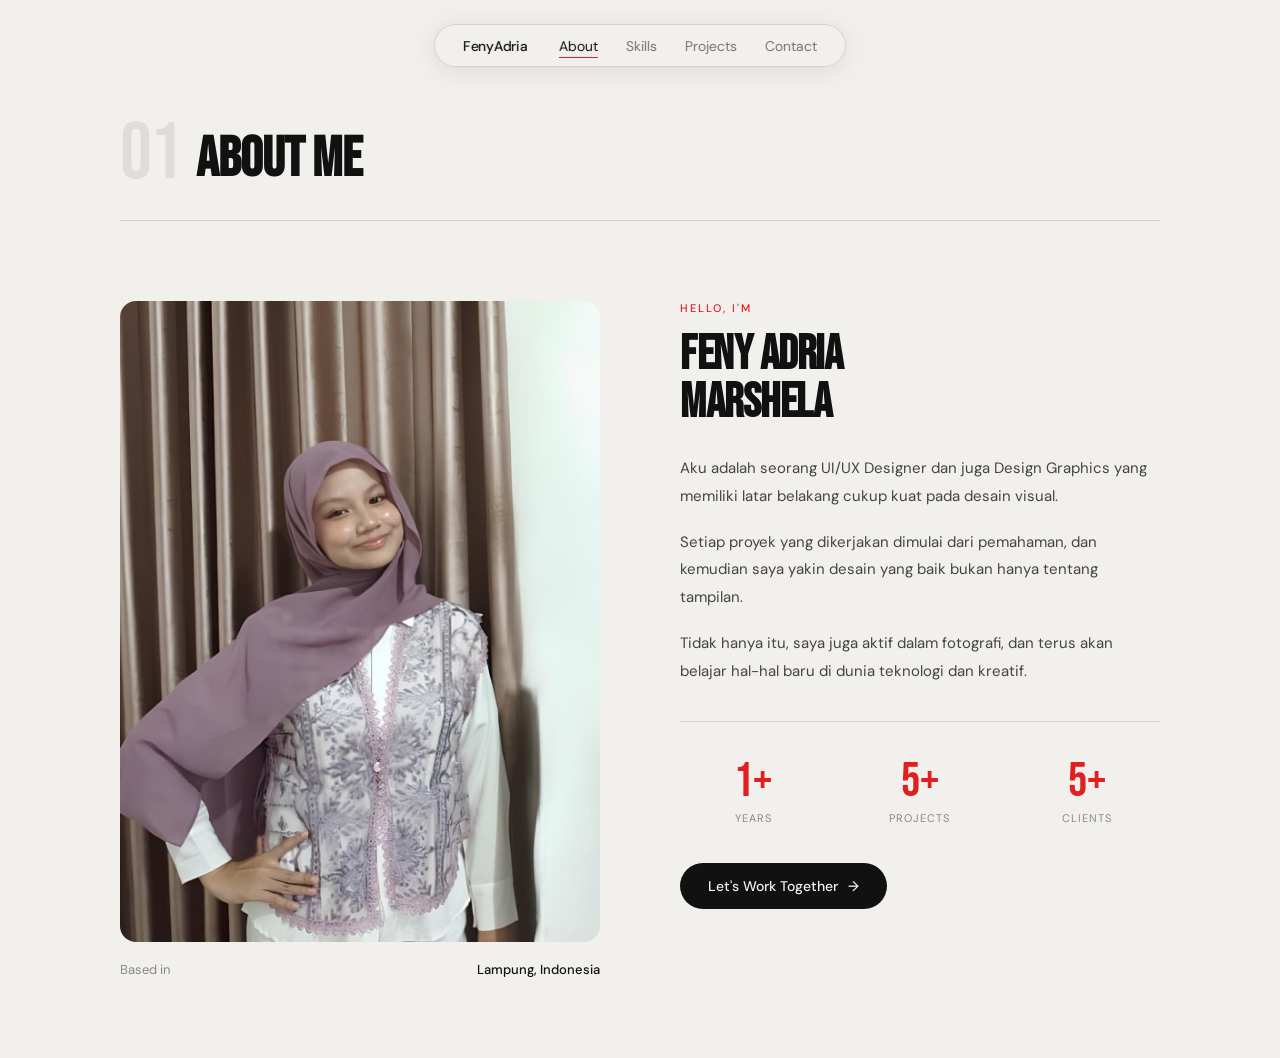
<file: about.html>
<!DOCTYPE html>
<html lang="en">
<head>
    <meta charset="UTF-8">
    <meta name="viewport" content="width=device-width, initial-scale=1.0">
    <title>About — Feny Adria</title>

    <link rel="preconnect" href="https://fonts.googleapis.com">
    <link href="https://fonts.googleapis.com/css2?family=Bebas+Neue&family=DM+Sans:wght@300;400;500&display=swap" rel="stylesheet">
    <link rel="stylesheet" href="style.css">
</head>
<body>

    <nav class="navbar">
        <a href="index.html" class="nav-logo">FenyAdria</a>
        <ul class="nav-links">
            <li><a href="about.html">About</a></li>
            <li><a href="skill.html">Skills</a></li>
            <li><a href="projects.html">Projects</a></li>
            <li><a href="contact.html">Contact</a></li>
        </ul>
    </nav>

    <div class="page">
        <div class="page-header fade-in">
            <span class="section-num">01</span>
            <h1 class="page-title">About Me</h1>
        </div>

        <div class="about-grid">
            <div class="about-photo fade-in d1">
                <div class="photo-frame">
                    <img src="me.jpeg" alt="">
                </div>
                <div class="photo-caption">
                    <span>Based in</span>
                    <strong>Lampung, Indonesia</strong>
                </div>
            </div>

            <div class="fade-in d2">
                <p class="section-label" style="margin-bottom: 16px;">Hello, I'm</p>
                <h2 class="about-headline">Feny Adria <br> Marshela</h2>
                <div class="about-body">
                    <p>Aku adalah seorang UI/UX Designer dan juga Design Graphics yang memiliki latar belakang cukup kuat pada desain visual.</p>
                    <p>Setiap proyek yang dikerjakan dimulai dari pemahaman, dan kemudian saya yakin desain yang baik bukan hanya tentang tampilan.</p>
                    <p>Tidak hanya itu, saya juga aktif dalam fotografi, dan terus akan belajar hal-hal baru di dunia teknologi dan kreatif.</p>
                </div>
                <div class="divider"></div>
                <div class="stats-row">
                    <div class="stat"><span class="stat-num">1+</span><span class="stat-label">Years</span></div>
                    <div class="stat"><span class="stat-num">5+</span><span class="stat-label">Projects</span></div>
                    <div class="stat"><span class="stat-num">5+</span><span class="stat-label">Clients</span></div>
                </div>
                <a href="contact.html" class="about-cta">Let's Work Together <span>→</span></a>
            </div>
        </div>
    </div>

<script src="script.js"></script>
    
</body>
</html>
</file>
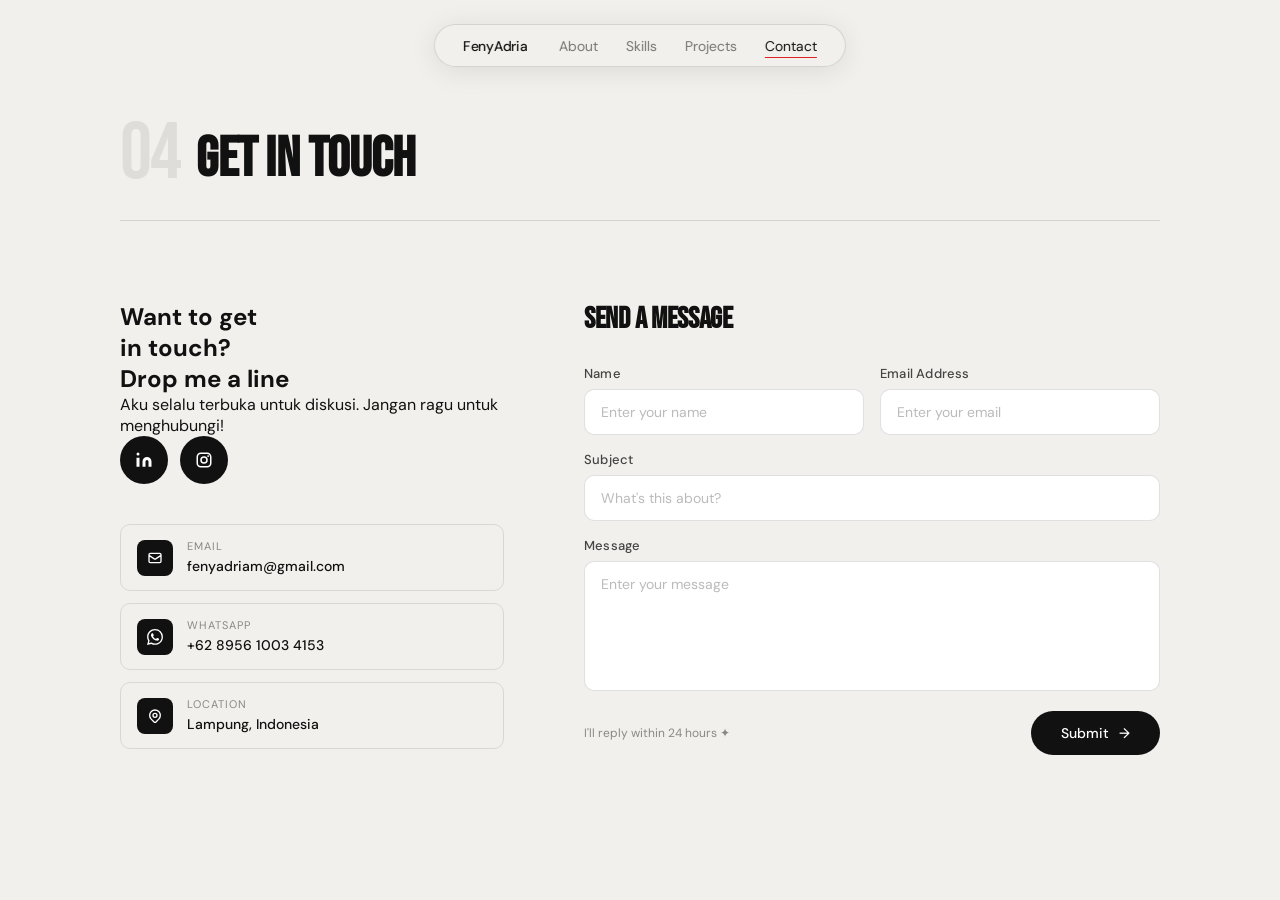
<file: contact.html>
<!DOCTYPE html>
<html lang="en">
<head>
    <meta charset="UTF-8">
    <meta name="viewport" content="width=device-width, initial-scale=1.0">
    <title>Contact — Feny Adria</title>

    <link rel="preconnect" href="https://fonts.googleapis.com">
    <link href="https://fonts.googleapis.com/css2?family=Bebas+Neue&family=DM+Sans:wght@300;400;500&display=swap" rel="stylesheet">
    <link rel="stylesheet" href="style.css">
</head>
<body>

    <nav class="navbar">
        <a href="index.html" class="nav-logo">FenyAdria</a>
        <ul class="nav-links">
            <li><a href="about.html">About</a></li>
            <li><a href="skill.html">Skills</a></li>
            <li><a href="projects.html">Projects</a></li>
            <li><a href="contact.html">Contact</a></li>
        </ul>
    </nav>

    <div class="page">
        <div class="page-header fade-in">
            <span class="section-num">04</span>
            <h1 class="page-title">Get In Touch</h1>
        </div>

        <div class="contact-layout">
            <div class="fade-in d1">
                <h2>Want to get<br>in touch?<br>Drop me a line</h2>
                <p>Aku selalu terbuka untuk diskusi. Jangan ragu untuk menghubungi!</p>

                <div class="social-row">
                    <a href="https://www.linkedin.com/in/feny-adria-marshela-a2a95231a/" class="social-btn" title="LinkedIn">
                        <svg fill="currentColor" viewBox="0 0 24 24"><path d="M16 8a6 6 0 0 1 6 6v7h-4v-7a2 2 0 0 0-2-2 2 2 0 0 0-2 2v7h-4v-7a6 6 0 0 1 6-6zM2 9h4v12H2z"/><circle cx="4" cy="4" r="2"/></svg>
                    </a>
                    <a href="https://www.instagram.com/fenyadria" class="social-btn" title="Instagram">
                        <svg fill="currentColor" viewBox="0 0 24 24"><path d="M7.75 2C4.57 2 2 4.57 2 7.75v8.5C2 19.43 4.57 22 7.75 22h8.5C19.43 22 22 19.43 22 16.25v-8.5C22 4.57 19.43 2 16.25 2h-8.5zm0 2h8.5C18.43 4 20 5.57 20 7.75v8.5C20 18.43 18.43 20 16.25 20h-8.5C5.57 20 4 18.43 4 16.25v-8.5C4 5.57 5.57 4 7.75 4zm9.75 1.5a1.25 1.25 0 110 2.5 1.25 1.25 0 010-2.5zM12 7a5 5 0 100 10 5 5 0 000-10zm0 2a3 3 0 110 6 3 3 0 010-6z"/></svg>
                    </a>
                </div>

                <div class="contact-info">
                    <a href="mailto:fenyadriam@gmail.com" class="info-item">
                        <div class="info-icon"><svg fill="none" stroke="currentColor" stroke-width="2" viewBox="0 0 24 24"><path d="M3 8l7.89 5.26a2 2 0 002.22 0L21 8M5 19h14a2 2 0 002-2V7a2 2 0 00-2-2H5a2 2 0 00-2 2v10a2 2 0 002 2z"/></svg></div>
                        <div><span class="info-label">Email</span><span class="info-value">fenyadriam@gmail.com</span></div>
                    </a>
                    <a href="https://wa.me/62895610034153" class="info-item">
                        <div class="info-icon"><svg fill="currentColor" viewBox="0 0 24 24"><path d="M17.472 14.382c-.297-.149-1.758-.867-2.03-.967-.273-.099-.471-.148-.67.15-.197.297-.767.966-.94 1.164-.173.199-.347.223-.644.075-.297-.15-1.255-.463-2.39-1.475-.883-.788-1.48-1.761-1.653-2.059-.173-.297-.018-.458.13-.606.134-.133.298-.347.446-.52.149-.174.198-.298.298-.497.099-.198.05-.371-.025-.52-.075-.149-.669-1.612-.916-2.207-.242-.579-.487-.5-.669-.51-.173-.008-.371-.01-.57-.01-.198 0-.52.074-.792.372-.272.297-1.04 1.016-1.04 2.479 0 1.462 1.065 2.875 1.213 3.074.149.198 2.096 3.2 5.077 4.487.709.306 1.262.489 1.694.625.712.227 1.36.195 1.871.118.571-.085 1.758-.719 2.006-1.413.248-.694.248-1.289.173-1.413-.074-.124-.272-.198-.57-.347m-5.421 7.403h-.004a9.87 9.87 0 01-5.031-1.378l-.361-.214-3.741.982.998-3.648-.235-.374a9.86 9.86 0 01-1.51-5.26c.001-5.45 4.436-9.884 9.888-9.884 2.64 0 5.122 1.03 6.988 2.898a9.825 9.825 0 012.893 6.994c-.003 5.45-4.437 9.884-9.885 9.884m8.413-18.297A11.815 11.815 0 0012.05 0C5.495 0 .16 5.335.157 11.892c0 2.096.547 4.142 1.588 5.945L.057 24l6.305-1.654a11.882 11.882 0 005.683 1.448h.005c6.554 0 11.89-5.335 11.893-11.893a11.821 11.821 0 00-3.48-8.413z"/></svg></div>
                        <div><span class="info-label">WhatsApp</span><span class="info-value">+62 8956 1003 4153</span></div>
                    </a>
                    <div class="info-item" style="cursor:default;">
                        <div class="info-icon"><svg fill="none" stroke="currentColor" stroke-width="2" viewBox="0 0 24 24"><path d="M17.657 16.657L13.414 20.9a1.998 1.998 0 01-2.827 0l-4.244-4.243a8 8 0 1111.314 0z"/><path d="M15 11a3 3 0 11-6 0 3 3 0 016 0z"/></svg></div>
                        <div><span class="info-label">Location</span><span class="info-value">Lampung, Indonesia</span></div>
                    </div>
                </div>
            </div>

            <div class="fade-in d2">
                <h3 class="form-headline">Send a Message</h3>
                <div id="contactForm">
                    <div class="form-row">
                        <div class="field">
                            <label for="name">Name</label>
                            <input type="text" id="name" placeholder="Enter your name">
                            <span class="field-error"></span>
                        </div>
                        <div class="field">
                            <label for="email">Email Address</label>
                            <input type="email" id="email" placeholder="Enter your email">
                            <span class="field-error"></span>
                        </div>
                    </div>
                    <div class="field full">
                        <label for="subject">Subject</label>
                        <input type="text" id="subject" placeholder="What's this about?">
                    </div>
                    <div class="field full">
                        <label for="message">Message</label>
                        <textarea id="message" placeholder="Enter your message"></textarea>
                        <span class="field-error"></span>
                    </div>
                    <div class="submit-row">
                        <span class="submit-note">I'll reply within 24 hours ✦</span>
                        <button class="submit-btn">Submit <span>→</span></button>
                    </div>
                </div>

                <div class="success-msg" id="successMsg">
                    <div class="success-check">✓</div>
                    <h3>Message Sent!</h3>
                    <p>Terima kasih! Aku akan membalas pesanmu dalam 24 jam.</p>
                </div>
            </div>
        </div>
    </div>

    <script src="script.js"></script>
    
</body>
</html>
</file>
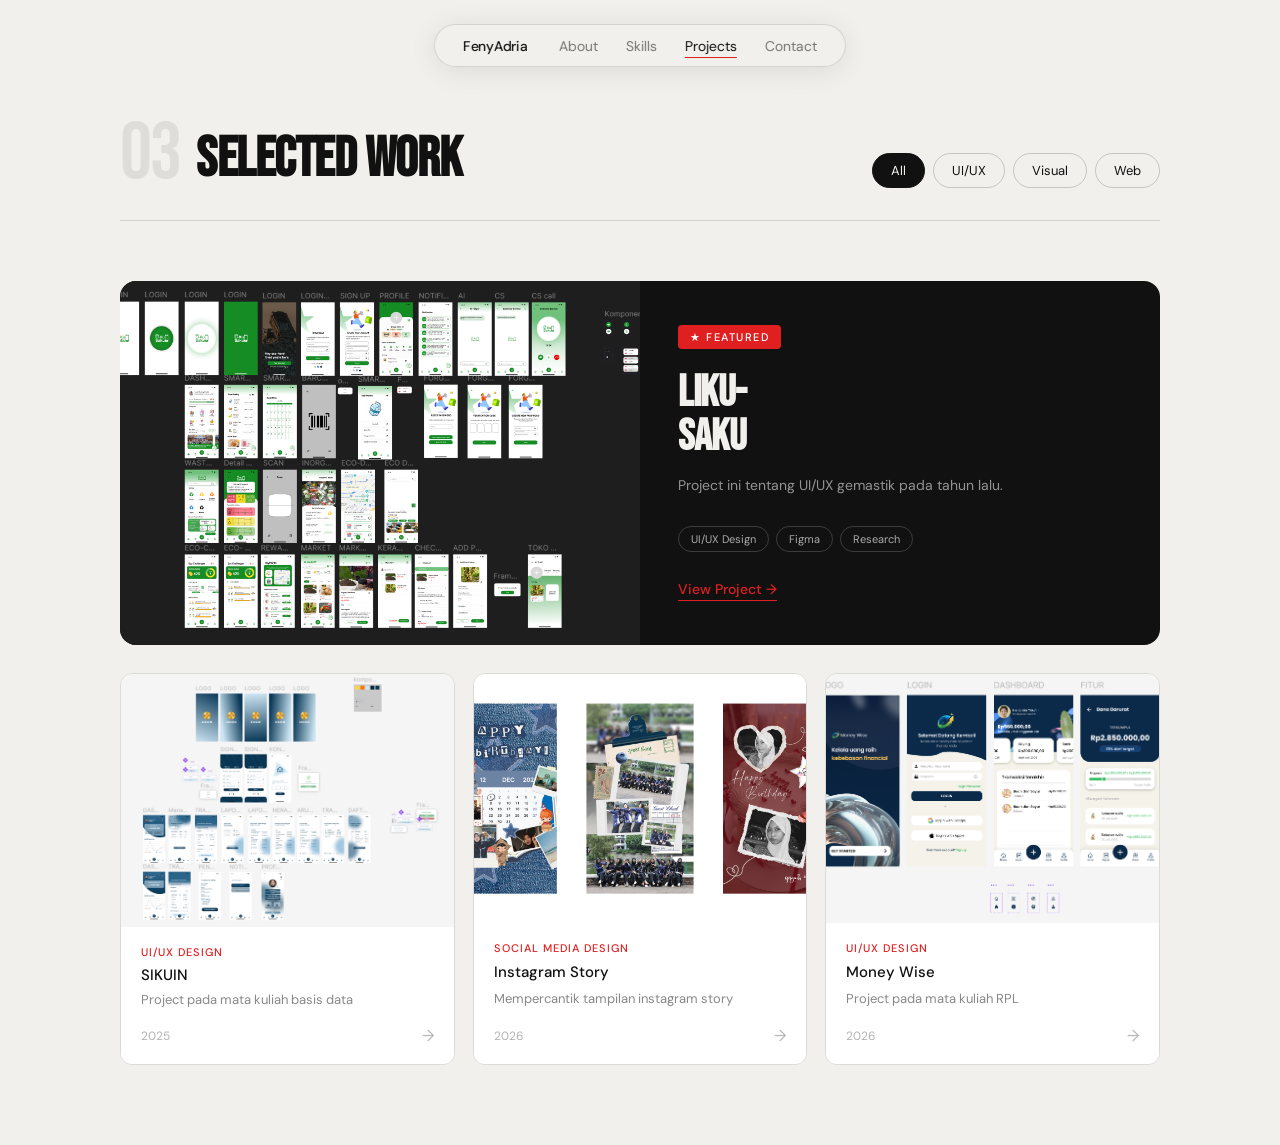
<file: projects.html>
<!DOCTYPE html>
<html lang="en">
<head>
    <meta charset="UTF-8">
    <meta name="viewport" content="width=device-width, initial-scale=1.0">
    <title>Projects — Feny Adria</title>

    <link rel="preconnect" href="https://fonts.googleapis.com">
    <link href="https://fonts.googleapis.com/css2?family=Bebas+Neue&family=DM+Sans:wght@300;400;500&display=swap" rel="stylesheet">
    <link rel="stylesheet" href="style.css">
</head>
<body>

    <nav class="navbar">
        <a href="index.html" class="nav-logo">FenyAdria</a>
        <ul class="nav-links">
            <li><a href="about.html">About</a></li>
            <li><a href="skill.html">Skills</a></li>
            <li><a href="projects.html">Projects</a></li>
            <li><a href="contact.html">Contact</a></li>
        </ul>
    </nav>

    <div class="page">
        <div class="project-header-row fade-in">
            <div style="display:flex;align-items:flex-end;gap:16px;">
                <span class="section-num">03</span>
                <h1 class="page-title">Selected Work</h1>
            </div>
            <div class="filter-tabs">
                <button class="tab-btn active" data-filter="all">All</button>
                <button class="tab-btn" data-filter="uiux">UI/UX</button>
                <button class="tab-btn" data-filter="visual">Visual</button>
                <button class="tab-btn" data-filter="web">Web</button>
            </div>
        </div>

        <a href="https://www.figma.com/design/2ofLjN9M88RZ1jJ8VfKSFA/Aplikasi-Kompos-Vortex?node-id=20-2&t=WJLX1kkHXgneDr19-1" class="featured-project project-item fade-in d1" data-cat="uiux">
            <div class="featured-img">
                <img src="project1.png" alt="">
            </div>
            <div class="featured-content">
                <div>
                    <span class="featured-badge">★ Featured</span>
                    <h2 class="featured-title">Liku-<br>Saku</h2>
                    <p class="featured-desc">Project ini tentang UI/UX gemastik pada tahun lalu.</p>
                    <div class="featured-tags">
                        <span class="ftag">UI/UX Design</span>
                        <span class="ftag">Figma</span>
                        <span class="ftag">Research</span>
                    </div>
                </div>
                <span class="view-link">View Project →</span>
            </div>
        </a>

        <div class="projects-grid fade-in d2">
            <a href="https://www.figma.com/design/SEgzco5FtGc76CU6OnDQhn/SIKUIN?node-id=0-1&t=egU3H001z51eacft-1" class="project-card project-item" data-cat="uiux">
                <div class="card-img">
                    <img src="project2.png" alt="">
                </div>
                <div class="card-body">
                    <p class="card-cat">UI/UX Design</p>
                    <p class="card-title">SIKUIN</p>
                    <p class="card-desc">Project pada mata kuliah basis data</p>
                    <div class="card-footer"><span class="card-year">2025</span><span class="card-arrow">→</span></div>
                </div>
            </a>
            <a href="#" class="project-card project-item" data-cat="visual">
                <div class="card-img">
                    <img src="project3.png" alt="">
                </div>
                <div class="card-body">
                    <p class="card-cat">Social Media Design</p>
                    <p class="card-title">Instagram Story</p>
                    <p class="card-desc">Mempercantik tampilan instagram story</p>
                    <div class="card-footer"><span class="card-year">2026</span><span class="card-arrow">→</span></div>
                </div>
            </a>
            <a href="#" class="project-card project-item" data-cat="uiux">
                <div class="card-img">
                    <img src="project4.png" alt="">
                </div>
                <div class="card-body">
                    <p class="card-cat">UI/UX Design</p>
                    <p class="card-title">Money Wise</p>
                    <p class="card-desc">Project pada mata kuliah RPL</p>
                    <div class="card-footer"><span class="card-year">2026</span><span class="card-arrow">→</span></div>
                </div>
            </a>
        </div>
    </div>

    <script src="script.js"></script>
    
</body>
</html>
</file>
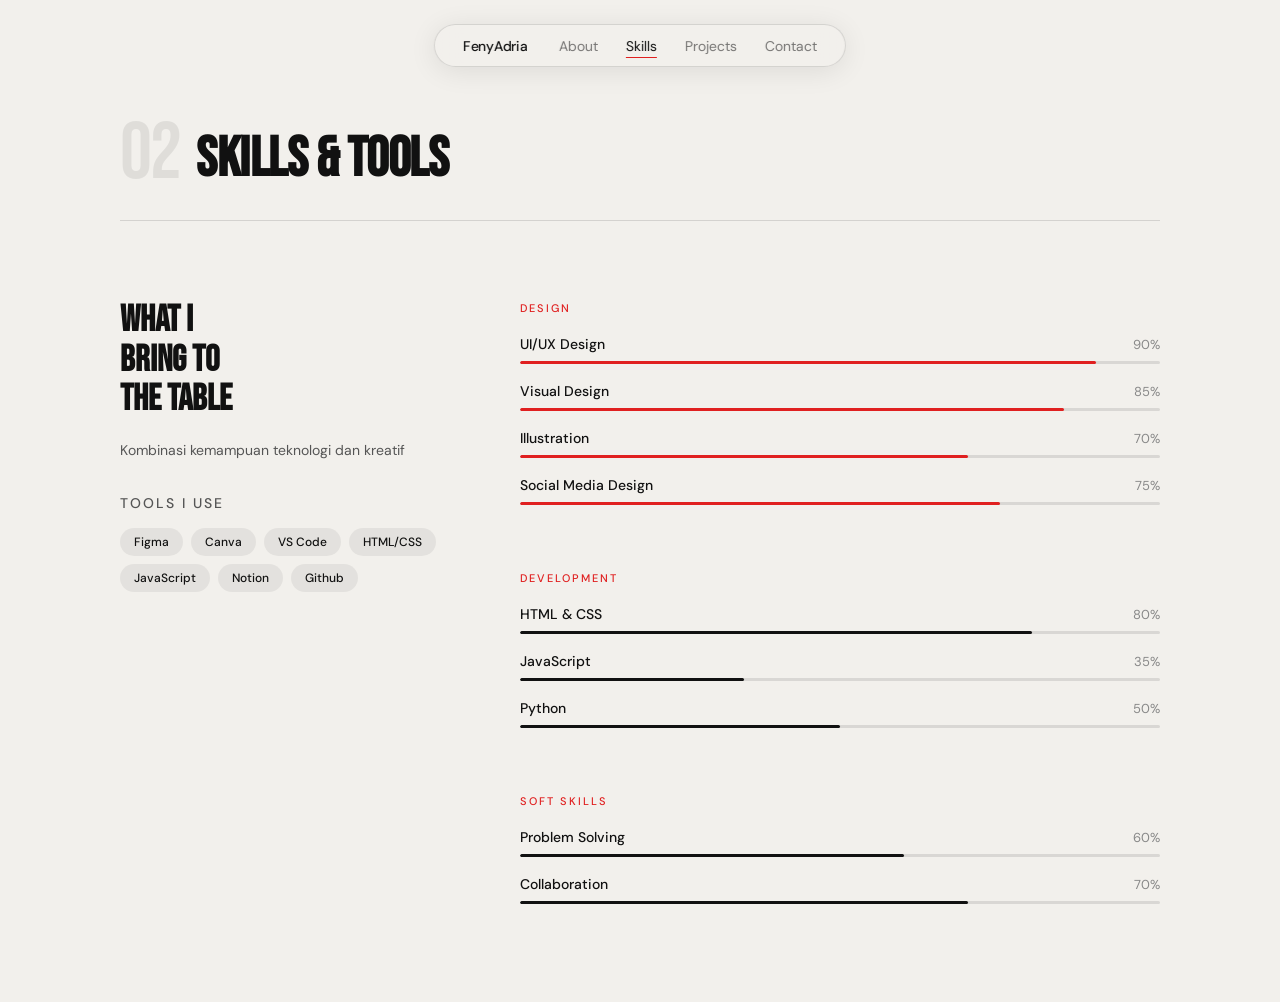
<file: skill.html>
<!DOCTYPE html>
<html lang="en">
<head>
    <meta charset="UTF-8">
    <meta name="viewport" content="width=device-width, initial-scale=1.0">
    <title>Skills — Feny Adria</title>

    <link rel="preconnect" href="https://fonts.googleapis.com">
    <link href="https://fonts.googleapis.com/css2?family=Bebas+Neue&family=DM+Sans:wght@300;400;500&display=swap" rel="stylesheet">
    <link rel="stylesheet" href="style.css">
</head>
<body>
    
    <nav class="navbar">
        <a href="index.html" class="nav-logo">FenyAdria</a>
        <ul class="nav-links">
            <li><a href="about.html">About</a></li>
            <li><a href="skill.html">Skills</a></li>
            <li><a href="projects.html">Projects</a></li>
            <li><a href="contact.html">Contact</a></li>
        </ul>
    </nav>
    
    <div class="page">
        <div class="page-header fade-in">
            <span class="section-num">02</span>
            <h1 class="page-title">Skills &amp; Tools</h1>
        </div>

        <div class="skills-layout">
            <div class="skills-intro fade-in d1">
                <h2>What I <br> Bring to <br> the Table</h2>
                <p>Kombinasi kemampuan teknologi dan kreatif</p>
                <p class="skill-cat-label" style="margin-bottom: 12px;">Tools I Use</p>
                <div class="tool-tags">
                    <span class="tag">Figma</span>
                    <span class="tag">Canva</span>
                    <span class="tag">VS Code</span>
                    <span class="tag">HTML/CSS</span>
                    <span class="tag">JavaScript</span>
                    <span class="tag">Notion</span>
                    <span class="tag">Github</span>
                </div>
            </div>

            <div class="skill-categories fade-in d2">
                <div>
                    <p class="skill-cat-label">Design</p>
                    <div class="skill-item">
                        <div class="skill-header"><span class="skill-name">UI/UX Design</span><span class="skill-pct">90%</span></div>
                        <div class="skill-bar-bg"><div class="skill-bar-fill red" style="width:90%"></div></div>
                    </div>
                    <div class="skill-item">
                        <div class="skill-header"><span class="skill-name">Visual Design</span><span class="skill-pct">85%</span></div>
                        <div class="skill-bar-bg"><div class="skill-bar-fill red" style="width:85%"></div></div>
                    </div>
                    <div class="skill-item">
                        <div class="skill-header"><span class="skill-name">Illustration</span><span class="skill-pct">70%</span></div>
                        <div class="skill-bar-bg"><div class="skill-bar-fill red" style="width:70%"></div></div>
                    </div>
                    <div class="skill-item">
                        <div class="skill-header"><span class="skill-name">Social Media Design</span><span class="skill-pct">75%</span></div>
                        <div class="skill-bar-bg"><div class="skill-bar-fill red" style="width:75%"></div></div>
                    </div>
                </div>

                <div>
                    <p class="skill-cat-label">Development</p>
                    <div class="skill-item">
                        <div class="skill-header"><span class="skill-name">HTML &amp; CSS</span><span class="skill-pct">80%</span></div>
                        <div class="skill-bar-bg"><div class="skill-bar-fill" style="width:80%"></div></div>
                    </div>
                    <div class="skill-item">
                        <div class="skill-header"><span class="skill-name">JavaScript</span><span class="skill-pct">35%</span></div>
                        <div class="skill-bar-bg"><div class="skill-bar-fill" style="width:35%"></div></div>
                    </div>
                    <div class="skill-item">
                        <div class="skill-header"><span class="skill-name">Python</span><span class="skill-pct">50%</span></div>
                        <div class="skill-bar-bg"><div class="skill-bar-fill" style="width:50%"></div></div>
                    </div>
                </div>

                <div>
                    <p class="skill-cat-label">Soft Skills</p>
                    <div class="skill-item">
                        <div class="skill-header"><span class="skill-name">Problem Solving</span><span class="skill-pct">60%</span></div>
                        <div class="skill-bar-bg"><div class="skill-bar-fill" style="width:60%"></div></div>
                    </div>
                    <div class="skill-item">
                        <div class="skill-header"><span class="skill-name">Collaboration</span><span class="skill-pct">70%</span></div>
                        <div class="skill-bar-bg"><div class="skill-bar-fill" style="width:70%"></div></div>
                    </div>
                </div>
            </div>
        </div>
    </div>

    <script src="script.js"></script>

</body>
</html>
</file>
<file: style.css>
*, *::before, *::after {
    margin: 0;
    padding: 0;
    box-sizing: border-box;
}

:root {
    --red: #E02020;
    --black: #111111;
    --white: #F2F0EC;
    --gray: #888;
    --border: rgba(0,0,0,0.12);
    --font-display: 'Bebas Neue', sans-serif;
    --font-body: 'DM Sans', sans-serif;
    --transition: 0.22s ease;
}

html { scroll-behavior: smooth; }

body {
    font-family: var(--font-body);
    background: var(--white);
    color: var(--black);
    min-height: 100vh;
    overflow-x: hidden;
}

.section-label {
    font-size: 11px;
    letter-spacing: 2px;
    text-transform: uppercase;
    color: var(--red);
    font-weight: 500;
}

.navbar {
    position: fixed;
    top: 24px;
    left: 50%;
    transform: translateX(-50%);
    z-index: 100;
    background: rgba(242,240,236,0.88);
    backdrop-filter: blur(14px);
    -webkit-backdrop-filter: blur(14px);
    border: 1px solid var(--border);
    border-radius: 60px;
    padding: 10px 28px;
    display: flex;
    align-items: center;
    gap: 32px;
    box-shadow: 0 4px 28px rgba(0,0,0,0.09);
    transition: box-shadow var(--transition);
}

.nav-logo {
    font-weight: 500;
    font-size: 14px;
    color: var(--black);
    text-decoration: none;
    letter-spacing: -0.3px;
    white-space: nowrap;
}

.nav-links {
    display: flex;
    gap: 28px;
    list-style: none;
}

.nav-links a {
    font-size: 14px;
    color: var(--black);
    text-decoration: none;
    font-weight: 400;
    opacity: 0.55;
    transition: opacity var(--transition);
    position: relative;
}

.nav-links a::after {
    content: '';
    position: absolute;
    bottom: -3px;
    left: 0;
    width: 100%;
    height: 1.5px;
    background: var(--red);
    transform: scaleX(0);
    transform-origin: left;
    transition: transform var(--transition);
}

.nav-links a:hover,
.nav-links a.active {
    opacity: 1;
}

.nav-links a.active::after,
.nav-links a:hover::after {
    transform: scaleX(1);
}

.page {
    padding: 120px 80px 80px;
    max-width: 1200px;
    margin: 0 auto;
}

.page-header {
    display: flex;
    align-items: flex-end;
    gap: 16px;
    margin-bottom: 80px;
    border-bottom: 1px solid var(--border);
    padding-bottom: 32px;
}

.section-num {
    font-family: var(--font-display);
    font-size: 80px;
    line-height: 0.85;
    color: rgba(0,0,0,0.08);
    letter-spacing: -2px;
    user-select: none;
}

.page-title {
    font-family: var(--font-display);
    font-size: 56px;
    line-height: 1;
    letter-spacing: -0.5px;
}

.red-line {
    width: 48px;
    height: 4px;
    background: var(--red);
    border-radius: 2px;
}

.hero {
    min-height: 100vh;
    display: grid;
    grid-template-columns: 1fr 1fr 1fr;
    position: relative;
    overflow: hidden;
}

.hero-left {
    display: flex;
    flex-direction: column;
    justify-content: flex-end;
    padding: 60px 48px;
    position: relative;
    z-index: 2;
}

.hero-name {
    font-family: var(--font-display);
    font-size: clamp(72px, 9vw, 120px);
    line-height: 0.9;
    letter-spacing: -1px;
    margin: 16px 0;
}

.hero-center {
    position: relative;
    display: flex;
    align-items: flex-end;
    justify-content: center;
    overflow: hidden;
}

.photo-placeholder {
    width: 100%;
    height: 80%;
    display: flex;
    align-items: center;
    justify-content: center;
    position: relative;
    overflow: hidden;
}

.photo-placeholder img {
    width: 100%;
    height: 100%;
    object-fit: cover;
    object-position: top center;
    border-radius: inherit;
}

.photo-placeholder::after {
    content: '';
    position: absolute;
    bottom: 0; left: 0; right: 0;
    height: 28%;
    background: linear-gradient(0deg, var(--white) 0%, transparent 100%);
    pointer-events: none;
}

.hero-right {
    display: flex;
    flex-direction: column;
    padding: 100px 48px 60px;
    position: relative;
    z-index: 2;
}

.intro-label {
    font-size: 11px;
    letter-spacing: 2px;
    text-transform: uppercase;
    color: var(--gray);
    font-weight: 500;
    margin-bottom: 14px;
}

.intro-title {
    font-size: clamp(22px, 2.4vw, 32px);
    font-weight: 500;
    line-height: 1.3;
    letter-spacing: -0.5px;
    margin-bottom: 18px;
}

.intro-body {
    font-size: 14px;
    line-height: 1.8;
    color: #555;
    margin-bottom: 36px;
    max-width: 340px;
}

.cta-link {
    display: inline-flex;
    align-items: center;
    gap: 10px;
    color: var(--red);
    font-weight: 500;
    font-size: 15px;
    text-decoration: none;
    border-bottom: 1.5px solid var(--red);
    padding-bottom: 2px;
    width: fit-content;
    transition: gap var(--transition);
}

.cta-link:hover { gap: 18px; }

.about-grid {
    display: grid;
    grid-template-columns: 1fr 1fr;
    gap: 80px;
    align-items: start;
}

.about-photo {
    position: sticky;
    top: 120px;
}

.photo-frame img {
    width: 100%;
    height: 100%;
    object-fit: cover;
    border-radius: 16px;
}

.photo-caption {
    display: flex;
    justify-content: space-between;
    align-items: center;
    margin-top: 14px;
}

.photo-caption span { font-size: 13px; color: var(--gray); }
.photo-caption strong { font-size: 13px; font-weight: 500; }

.about-headline {
    font-family: var(--font-display);
    font-size: 48px;
    line-height: 1;
    letter-spacing: -0.5px;
    margin-bottom: 28px;
}

.about-body p {
    font-size: 15px;
    line-height: 1.85;
    color: #444;
    margin-bottom: 18px;
}

.divider {
    height: 1px;
    background: var(--border);
    margin: 36px 0;
}

.stats-row {
    display: grid;
    grid-template-columns: repeat(3, 1fr);
    gap: 20px;
    margin-bottom: 36px;
}

.stat { text-align: center; }

.stat-num {
    font-family: var(--font-display);
    font-size: 48px;
    color: var(--red);
    line-height: 1;
    display: block;
}

.stat-label {
    font-size: 11px;
    color: var(--gray);
    letter-spacing: 1px;
    text-transform: uppercase;
}

.about-cta {
    display: inline-flex;
    align-items: center;
    gap: 10px;
    background: var(--black);
    color: var(--white);
    font-size: 14px;
    font-weight: 500;
    padding: 14px 28px;
    border-radius: 60px;
    text-decoration: none;
    transition: background var(--transition), gap var(--transition);
}

.about-cta:hover { background: var(--red); gap: 16px; }

.skills-layout {
    display: grid;
    grid-template-columns: 320px 1fr;
    gap: 80px;
}

.skills-intro h2 {
    font-family: var(--font-display);
    font-size: 36px;
    line-height: 1.1;
    margin-bottom: 18px;
}

.skills-intro p {
    font-size: 14px;
    line-height: 1.8;
    color: #555;
    margin-bottom: 28px;
}

.tool-tags {
    display: flex;
    flex-wrap: wrap;
    gap: 8px;
}

.tag {
    font-size: 12px;
    font-weight: 500;
    padding: 6px 14px;
    background: rgba(0,0,0,0.06);
    border-radius: 60px;
    color: var(--black);
    cursor: default;
    transition: background var(--transition), color var(--transition);
}

.tag:hover { background: var(--red); color: white; }

.skill-categories {
    display: flex;
    flex-direction: column;
    gap: 48px;
}

.skill-cat-label {
    font-size: 11px;
    letter-spacing: 2px;
    text-transform: uppercase;
    color: var(--red);
    font-weight: 500;
    margin-bottom: 20px;
}

.skill-item { margin-bottom: 18px; }

.skill-header {
    display: flex;
    justify-content: space-between;
    align-items: baseline;
    margin-bottom: 8px;
}

.skill-name { font-size: 14px; font-weight: 500; }
.skill-pct { font-size: 13px; color: var(--gray); }

.skill-bar-bg {
    height: 3px;
    background: rgba(0,0,0,0.1);
    border-radius: 2px;
    overflow: hidden;
}

.skill-bar-fill {
    height: 100%;
    background: var(--black);
    border-radius: 2px;
    transform: scaleX(0);
    transform-origin: left;
    transition: transform 1.1s cubic-bezier(0.25,1,0.5,1);
}

.skill-bar-fill.red { background: var(--red); }
.skill-bar-fill.animated { transform: scaleX(1); }

.project-header-row {
    display: flex;
    align-items: flex-end;
    justify-content: space-between;
    margin-bottom: 60px;
    border-bottom: 1px solid var(--border);
    padding-bottom: 32px;
}

.filter-tabs {
    display: flex;
    gap: 8px;
}

.tab-btn {
    font-size: 13px;
    padding: 8px 18px;
    border-radius: 60px;
    border: 1px solid rgba(0,0,0,0.18);
    background: transparent;
    cursor: pointer;
    font-family: var(--font-body);
    color: var(--black);
    transition: background var(--transition), color var(--transition), border-color var(--transition);
}

.tab-btn.active {
    background: var(--black);
    color: var(--white);
    border-color: var(--black);
}

.tab-btn:hover:not(.active) { border-color: var(--black); }

.featured-project {
    display: grid;
    grid-template-columns: 1fr 1fr;
    background: var(--black);
    color: var(--white);
    border-radius: 16px;
    overflow: hidden;
    margin-bottom: 28px;
    transition: transform var(--transition);
    text-decoration: none;
}

.featured-project:hover { transform: translateY(-4px); }

.featured-img {
    min-height: 340px;
    display: flex;
    align-items: center;
    justify-content: center;
    position: relative;
    overflow: hidden;
}

.featured-img img {
    width: 100%;
    height: 100%;
    object-fit: cover; 
    display: block;
}

.featured-content {
    padding: 44px 38px;
    display: flex;
    flex-direction: column;
    justify-content: space-between;
}

.featured-badge {
    display: inline-flex;
    align-items: center;
    gap: 6px;
    background: var(--red);
    color: white;
    font-size: 11px;
    font-weight: 500;
    letter-spacing: 1.5px;
    text-transform: uppercase;
    padding: 5px 12px;
    border-radius: 4px;
    width: fit-content;
    margin-bottom: 22px;
}

.featured-title {
    font-family: var(--font-display);
    font-size: 44px;
    line-height: 1;
    letter-spacing: -0.5px;
    margin-bottom: 14px;
}

.featured-desc {
    font-size: 14px;
    line-height: 1.75;
    color: rgba(255,255,255,0.55);
    margin-bottom: 28px;
}

.featured-tags {
    display: flex;
    gap: 7px;
    flex-wrap: wrap;
    margin-bottom: 28px;
}

.ftag {
    font-size: 11px;
    padding: 5px 12px;
    border-radius: 60px;
    border: 1px solid rgba(255,255,255,0.18);
    color: rgba(255,255,255,0.65);
}

.view-link {
    display: inline-flex;
    align-items: center;
    gap: 10px;
    color: var(--red);
    font-weight: 500;
    font-size: 14px;
    text-decoration: none;
    border-bottom: 1px solid var(--red);
    padding-bottom: 2px;
    width: fit-content;
    transition: gap var(--transition);
}

.view-link:hover { gap: 16px; }

.projects-grid {
    display: grid;
    grid-template-columns: repeat(3, 1fr);
    gap: 18px;
}

.project-card {
    border-radius: 12px;
    overflow: hidden;
    border: 1px solid rgba(0,0,0,0.09);
    transition: transform var(--transition), box-shadow var(--transition);
    text-decoration: none;
    color: inherit;
    display: flex;
    flex-direction: column;
}

.project-card:hover {
    transform: translateY(-5px);
    box-shadow: 0 14px 36px rgba(0,0,0,0.1);
}

.card-img {
    aspect-ratio: 4/3;
    display: flex;
    align-items: center;
    justify-content: center;
    font-size: 11px;
    letter-spacing: 2px;
    text-transform: uppercase;
    color: rgba(0,0,0,0.3);
}

.card-img img {
    width: 100%;
    height: 100%;
    object-fit: cover;
}

.card-body {
    padding: 18px 20px;
    background: white;
    flex: 1;
    display: flex;
    flex-direction: column;
    justify-content: space-between;
}

.card-cat {
    font-size: 11px;
    color: var(--red);
    text-transform: uppercase;
    letter-spacing: 1px;
    margin-bottom: 6px;
    font-weight: 500;
}

.card-title { font-weight: 500; font-size: 15px; margin-bottom: 5px; }
.card-desc { font-size: 13px; color: var(--gray); line-height: 1.6; }

.card-footer {
    display: flex;
    justify-content: space-between;
    align-items: center;
    margin-top: 14px;
}

.card-year { font-size: 12px; color: rgba(0,0,0,0.3); }

.card-arrow {
    color: var(--black);
    opacity: 0.3;
    font-size: 16px;
    transition: opacity var(--transition), transform var(--transition);
}

.project-card:hover .card-arrow {
    opacity: 1;
    transform: translateX(4px);
}

.project-item { transition: opacity 0.3s, transform 0.3s; }
.project-item.hidden { opacity: 0; transform: scale(0.95); pointer-events: none; display: none; }

.contact-layout {
    display: grid;
    grid-template-columns: 1fr 1.5fr;
    gap: 80px;
}

.contact-left h2 {
    font-family: var(--font-display);
    font-size: 44px;
    line-height: 1.05;
    letter-spacing: -0.5px;
    margin-bottom: 18px;
}

.contact-left > p {
    font-size: 14px;
    line-height: 1.8;
    color: #555;
    margin-bottom: 36px;
}

.social-row {
    display: flex;
    gap: 12px;
    margin-bottom: 40px;
}

.social-btn {
    width: 48px;
    height: 48px;
    border-radius: 50%;
    background: var(--black);
    color: white;
    display: flex;
    align-items: center;
    justify-content: center;
    text-decoration: none;
    transition: background var(--transition), transform var(--transition);
}

.social-btn:hover { background: var(--red); transform: translateY(-3px); }
.social-btn svg { width: 18px; height: 18px; }

.contact-info { display: flex; flex-direction: column; gap: 12px; }

.info-item {
    display: flex;
    align-items: center;
    gap: 14px;
    padding: 14px 16px;
    border: 1px solid rgba(0,0,0,0.1);
    border-radius: 10px;
    text-decoration: none;
    color: var(--black);
    transition: border-color var(--transition), background var(--transition);
}

.info-item:hover { border-color: var(--black); background: rgba(0,0,0,0.025); }

.info-icon {
    width: 36px;
    height: 36px;
    border-radius: 8px;
    background: var(--black);
    color: white;
    display: flex;
    align-items: center;
    justify-content: center;
    flex-shrink: 0;
}

.info-icon svg { width: 16px; height: 16px; }

.info-label {
    font-size: 11px;
    color: var(--gray);
    text-transform: uppercase;
    letter-spacing: 1px;
    display: block;
    margin-bottom: 2px;
}

.info-value { font-size: 14px; font-weight: 500; }

.form-headline {
    font-family: var(--font-display);
    font-size: 30px;
    margin-bottom: 28px;
    letter-spacing: -0.3px;
}

.form-row {
    display: grid;
    grid-template-columns: 1fr 1fr;
    gap: 16px;
    margin-bottom: 16px;
}

.field {
    display: flex;
    flex-direction: column;
    gap: 7px;
}

.field.full { margin-bottom: 16px; }

label {
    font-size: 13px;
    font-weight: 500;
    color: #444;
    letter-spacing: 0.2px;
}

input[type="text"],
input[type="email"],
textarea {
    font-family: var(--font-body);
    font-size: 14px;
    color: var(--black);
    background: white;
    border: 1px solid rgba(0,0,0,0.12);
    border-radius: 10px;
    padding: 13px 16px;
    transition: border-color var(--transition), box-shadow var(--transition);
    outline: none;
    width: 100%;
}

input::placeholder, textarea::placeholder { color: #bbb; }

input:focus, textarea:focus {
    border-color: var(--black);
    box-shadow: 0 0 0 3px rgba(0,0,0,0.05);
}

textarea { height: 130px; resize: none; }

.submit-row {
    display: flex;
    align-items: center;
    justify-content: space-between;
    margin-top: 20px;
    gap: 16px;
}

.submit-note { font-size: 12px; color: var(--gray); }

.submit-btn {
    font-family: var(--font-body);
    font-size: 14px;
    font-weight: 500;
    padding: 13px 30px;
    background: var(--black);
    color: white;
    border: none;
    border-radius: 60px;
    cursor: pointer;
    display: flex;
    align-items: center;
    gap: 10px;
    transition: background var(--transition), gap var(--transition);
    white-space: nowrap;
}

.submit-btn:hover { background: var(--red); gap: 16px; }
.submit-btn:disabled { opacity: 0.6; cursor: not-allowed; }

.field-error {
    font-size: 12px;
    color: var(--red);
    display: none;
}

.field.has-error input,
.field.has-error textarea {
    border-color: var(--red);
    box-shadow: 0 0 0 3px rgba(224,32,32,0.08);
}

.field.has-error .field-error { display: block; }

.success-msg {
    display: none;
    background: var(--black);
    color: white;
    border-radius: 14px;
    padding: 36px;
    text-align: center;
    margin-top: 0;
}

.success-msg.show { display: block; }

.success-check {
    width: 56px;
    height: 56px;
    background: var(--red);
    border-radius: 50%;
    display: flex;
    align-items: center;
    justify-content: center;
    margin: 0 auto 18px;
    font-size: 22px;
}

.success-msg h3 {
    font-family: var(--font-display);
    font-size: 32px;
    margin-bottom: 8px;
}

.success-msg p { color: rgba(255,255,255,0.55); font-size: 14px; }

.fade-in {
    opacity: 0;
    transform: translateY(28px);
    animation: fadeUp 0.75s cubic-bezier(0.25,0.46,0.45,0.94) forwards;
}

@keyframes fadeUp {
    to { opacity: 1; transform: translateY(0); }
}

.d1 { animation-delay: 0.05s; }
.d2 { animation-delay: 0.15s; }
.d3 { animation-delay: 0.25s; }
.d4 { animation-delay: 0.35s; }

@media (max-width: 900px) {
    .hero { grid-template-columns: 1fr; }
    .hero-center { display: none; }
    .hero-left { padding: 140px 32px 40px; justify-content: flex-start; }
    .hero-right { padding: 32px 32px 60px; }
    .hero-nav-right { display: none; }

    .page { padding: 100px 28px 60px; }
    .about-grid { grid-template-columns: 1fr; gap: 40px; }
    .about-photo { position: static; }
    .skills-layout { grid-template-columns: 1fr; gap: 40px; }
    .contact-layout { grid-template-columns: 1fr; gap: 48px; }
    .projects-grid { grid-template-columns: 1fr 1fr; }
    .featured-project { grid-template-columns: 1fr; }
    .featured-img { min-height: 220px; }
    .project-header-row { flex-direction: column; align-items: flex-start; gap: 20px; }

    .nav-links { display: flex; }

    .form-row { grid-template-columns: 1fr; }
    .submit-row { flex-direction: column; align-items: flex-start; }
}

@media (max-width: 560px) {
    .projects-grid { grid-template-columns: 1fr; }
    .stats-row { grid-template-columns: repeat(3, 1fr); gap: 12px; }
    .section-num { font-size: 52px; }
    .page-title { font-size: 40px; }
}
</file>
